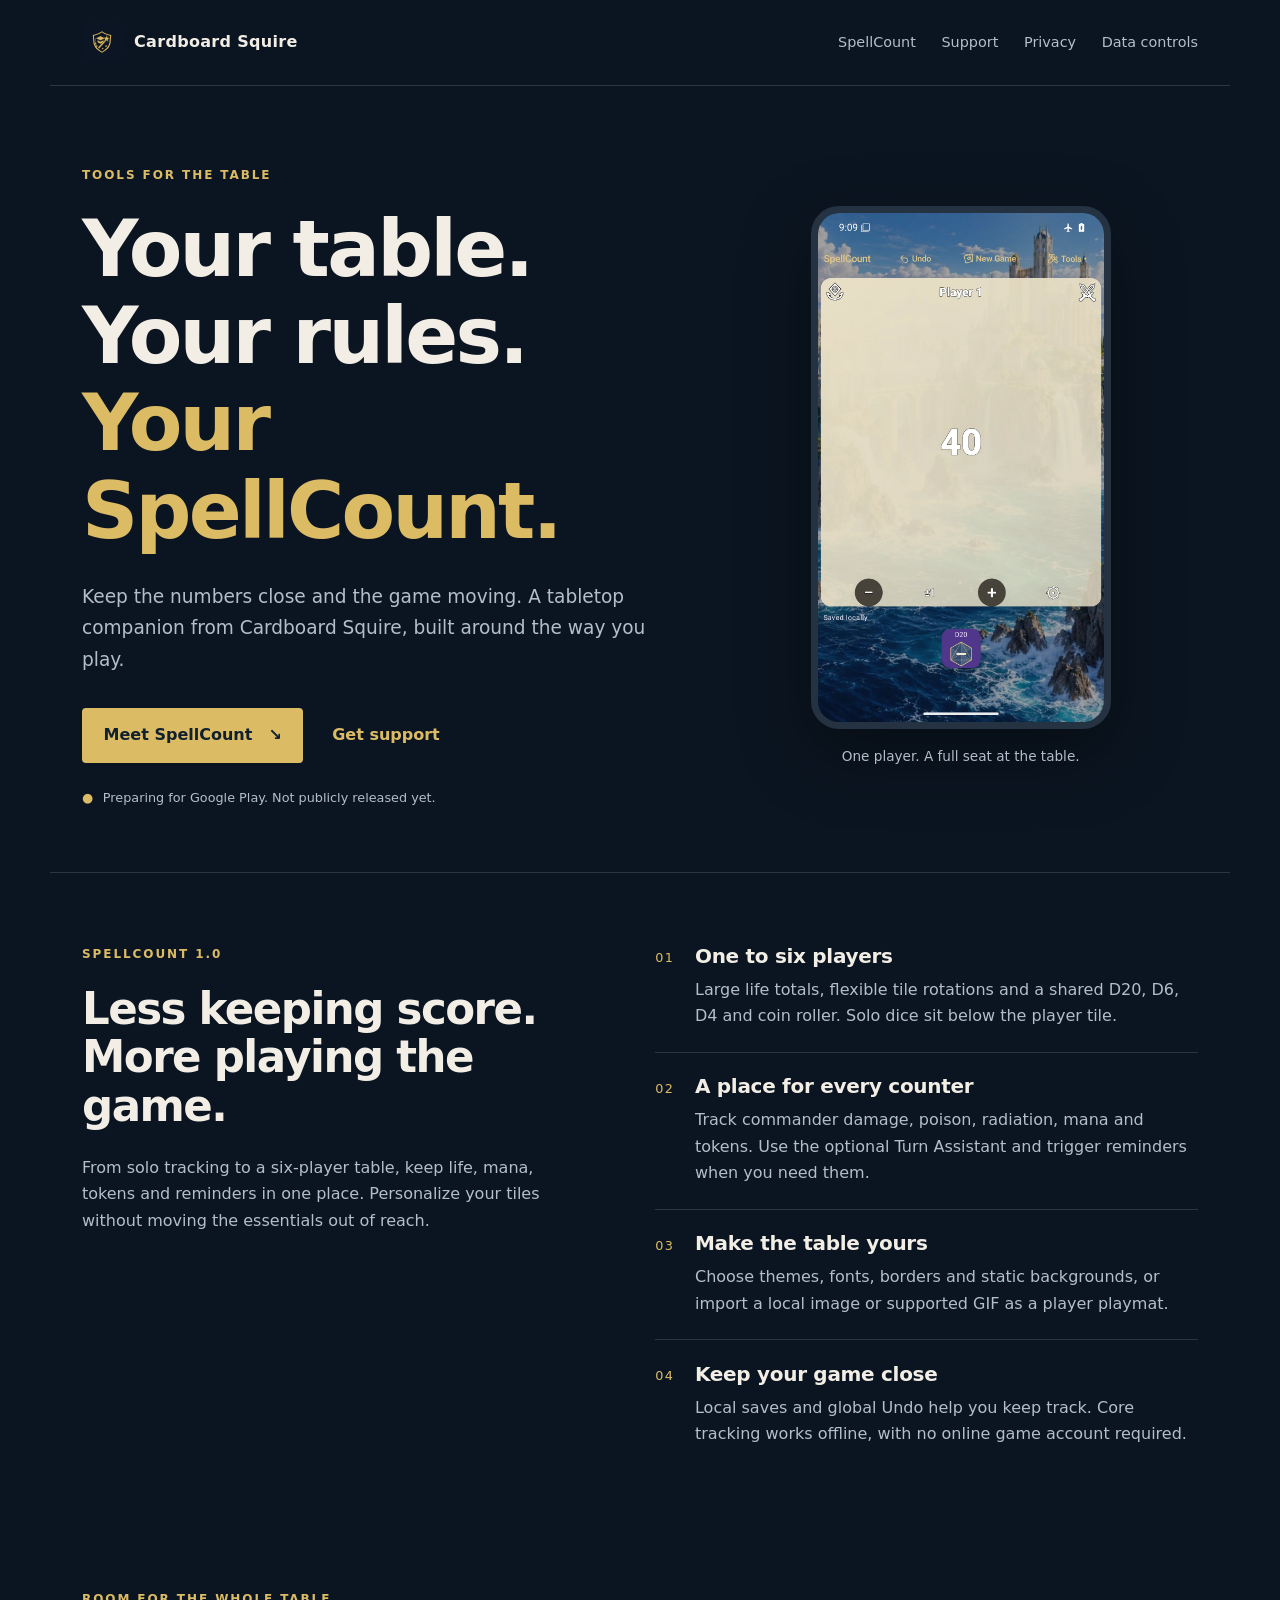
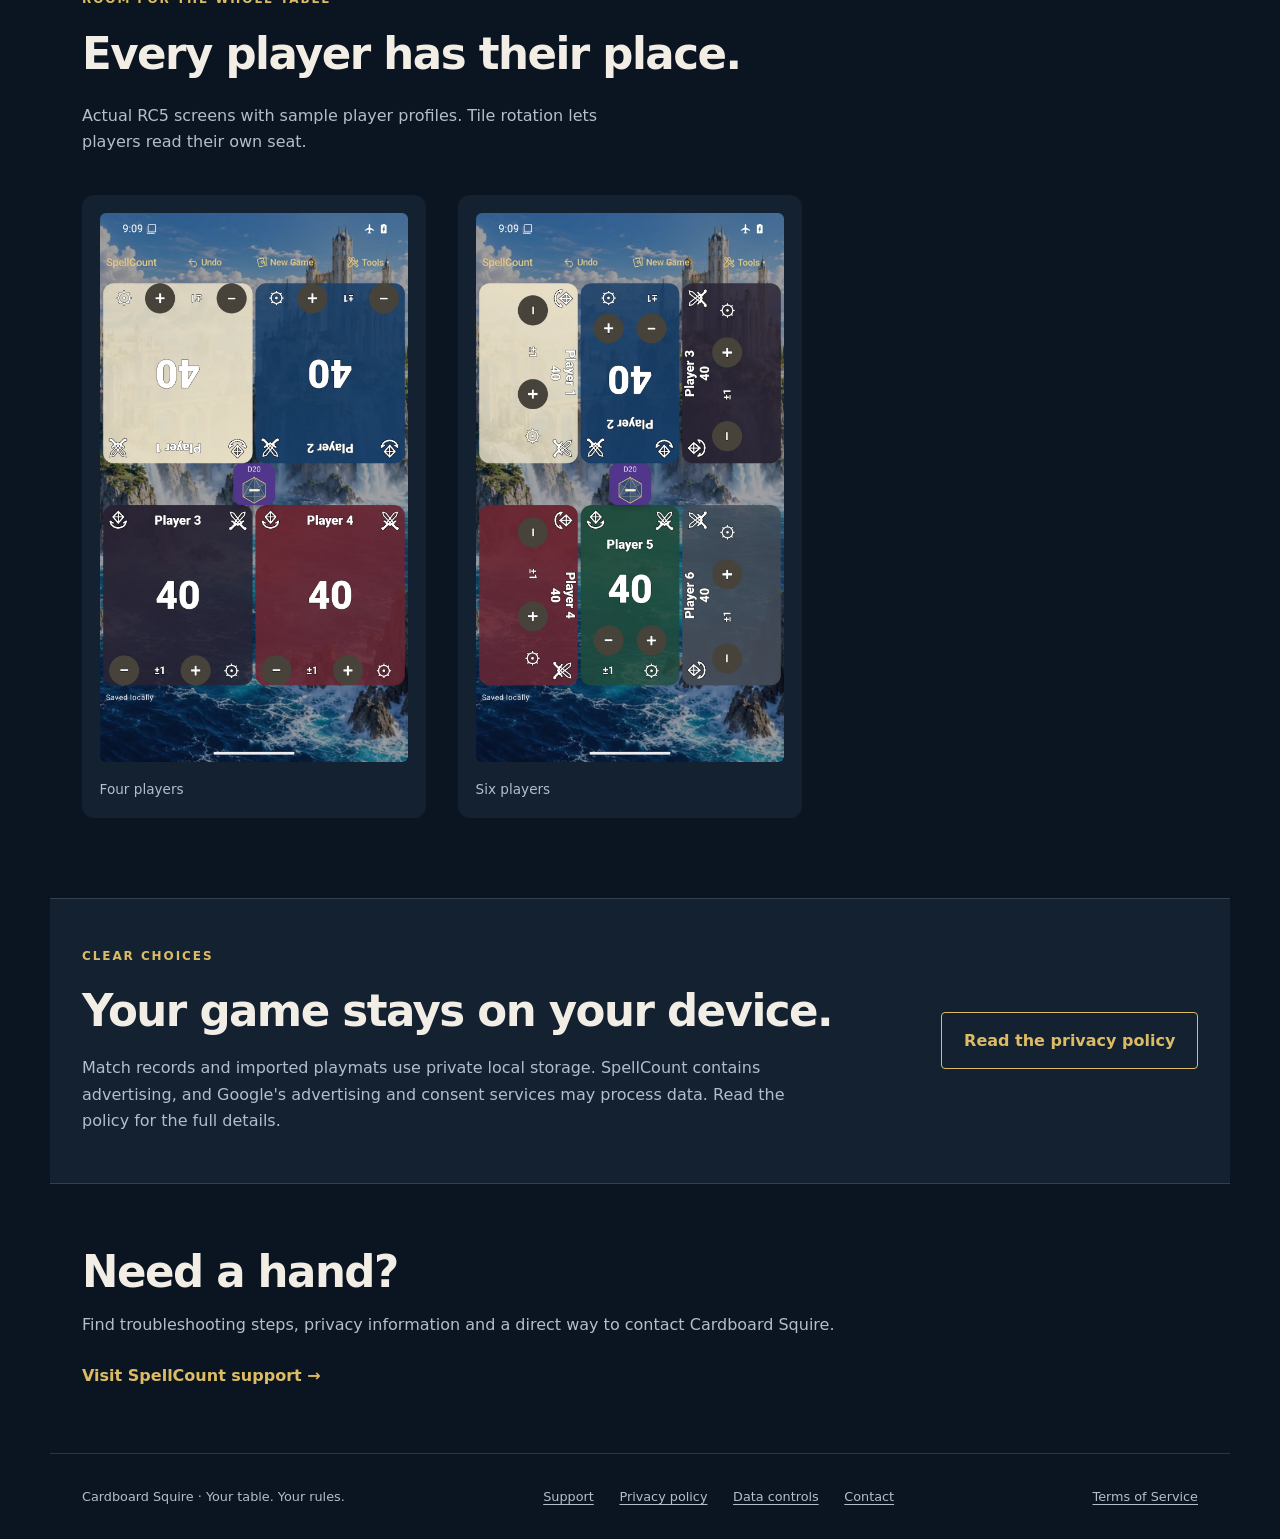
<file: index.html>
<!doctype html><html lang="en"><head><meta charset="utf-8"><meta name="viewport" content="width=device-width,initial-scale=1"><meta name="description" content="Meet SpellCount, a local tabletop tracker for one to six players, from Cardboard Squire."><title>Cardboard Squire — SpellCount</title><link rel="icon" href="assets/cardboard-squire.svg" type="image/svg+xml"><link rel="stylesheet" href="style.css"></head><body><a class="skip" href="#main">Skip to content</a><header class="site-header"><a class="brand" href="index.html"><img src="assets/cardboard-squire.svg" alt="" width="40" height="40"><span>Cardboard Squire</span></a><nav aria-label="Main navigation"><a href="index.html#spellcount">SpellCount</a><a href="support.html">Support</a><a href="privacy.html">Privacy</a><a href="data-controls.html">Data controls</a></nav></header><main id="main"><section class="hero" aria-labelledby="hero-title"><div class="hero-copy"><p class="eyebrow">Tools for the table</p><h1 id="hero-title">Your table.<br>Your rules.<br><span>Your SpellCount.</span></h1><p class="lead">Keep the numbers close and the game moving. A tabletop companion from Cardboard Squire, built around the way you play.</p><div class="actions"><a class="button" href="#spellcount">Meet SpellCount <span aria-hidden="true">↘</span></a><a class="text-link" href="support.html">Get support</a></div><p class="release-status"><span aria-hidden="true">●</span> Preparing for Google Play. Not publicly released yet.</p></div><figure class="hero-phone"><div class="phone-shell"><img src="assets/spellcount-1-players.webp" alt="SpellCount solo layout with a large life total and a separate D20 button below the tile" width="1080" height="1920" fetchpriority="high"></div><figcaption>One player. A full seat at the table.</figcaption></figure></section><section class="product" id="spellcount" aria-labelledby="product-title"><div class="section-heading"><p class="eyebrow">SpellCount 1.0</p><h2 id="product-title">Less keeping score.<br>More playing the game.</h2><p>From solo tracking to a six-player table, keep life, mana, tokens and reminders in one place. Personalize your tiles without moving the essentials out of reach.</p></div><div class="feature-list"><article><span class="feature-number">01</span><div><h3>One to six players</h3><p>Large life totals, flexible tile rotations and a shared D20, D6, D4 and coin roller. Solo dice sit below the player tile.</p></div></article><article><span class="feature-number">02</span><div><h3>A place for every counter</h3><p>Track commander damage, poison, radiation, mana and tokens. Use the optional Turn Assistant and trigger reminders when you need them.</p></div></article><article><span class="feature-number">03</span><div><h3>Make the table yours</h3><p>Choose themes, fonts, borders and static backgrounds, or import a local image or supported GIF as a player playmat.</p></div></article><article><span class="feature-number">04</span><div><h3>Keep your game close</h3><p>Local saves and global Undo help you keep track. Core tracking works offline, with no online game account required.</p></div></article></div></section><section class="table-gallery" aria-labelledby="gallery-title"><div class="section-heading"><p class="eyebrow">Room for the whole table</p><h2 id="gallery-title">Every player has their place.</h2><p>Actual RC5 screens with sample player profiles. Tile rotation lets players read their own seat.</p></div><div class="gallery-grid"><figure><img loading="lazy" src="assets/spellcount-4-players.webp" alt="Four-player SpellCount layout with rotated opponent tiles and a shared central dice button" width="1080" height="1920"><figcaption>Four players</figcaption></figure><figure><img loading="lazy" src="assets/spellcount-6-players.webp" alt="Six-player SpellCount layout arranged around a shared dice button" width="1080" height="1920"><figcaption>Six players</figcaption></figure></div></section><section class="privacy-band" aria-labelledby="privacy-title"><div><p class="eyebrow">Clear choices</p><h2 id="privacy-title">Your game stays on your device.</h2><p>Match records and imported playmats use private local storage. SpellCount contains advertising, and Google's advertising and consent services may process data. Read the policy for the full details.</p></div><a class="button secondary" href="privacy.html">Read the privacy policy</a></section><section class="support-band"><h2>Need a hand?</h2><p>Find troubleshooting steps, privacy information and a direct way to contact Cardboard Squire.</p><a class="text-link" href="support.html">Visit SpellCount support →</a></section></main><footer class="site-footer"><span>Cardboard Squire · Your table. Your rules.</span><div><a href="support.html">Support</a><a href="privacy.html">Privacy policy</a><a href="data-controls.html">Data controls</a><a href="mailto:cardboardsquire@gmail.com">Contact</a></div><a href="terms.html">Terms of Service</a></footer></body></html>
</file>
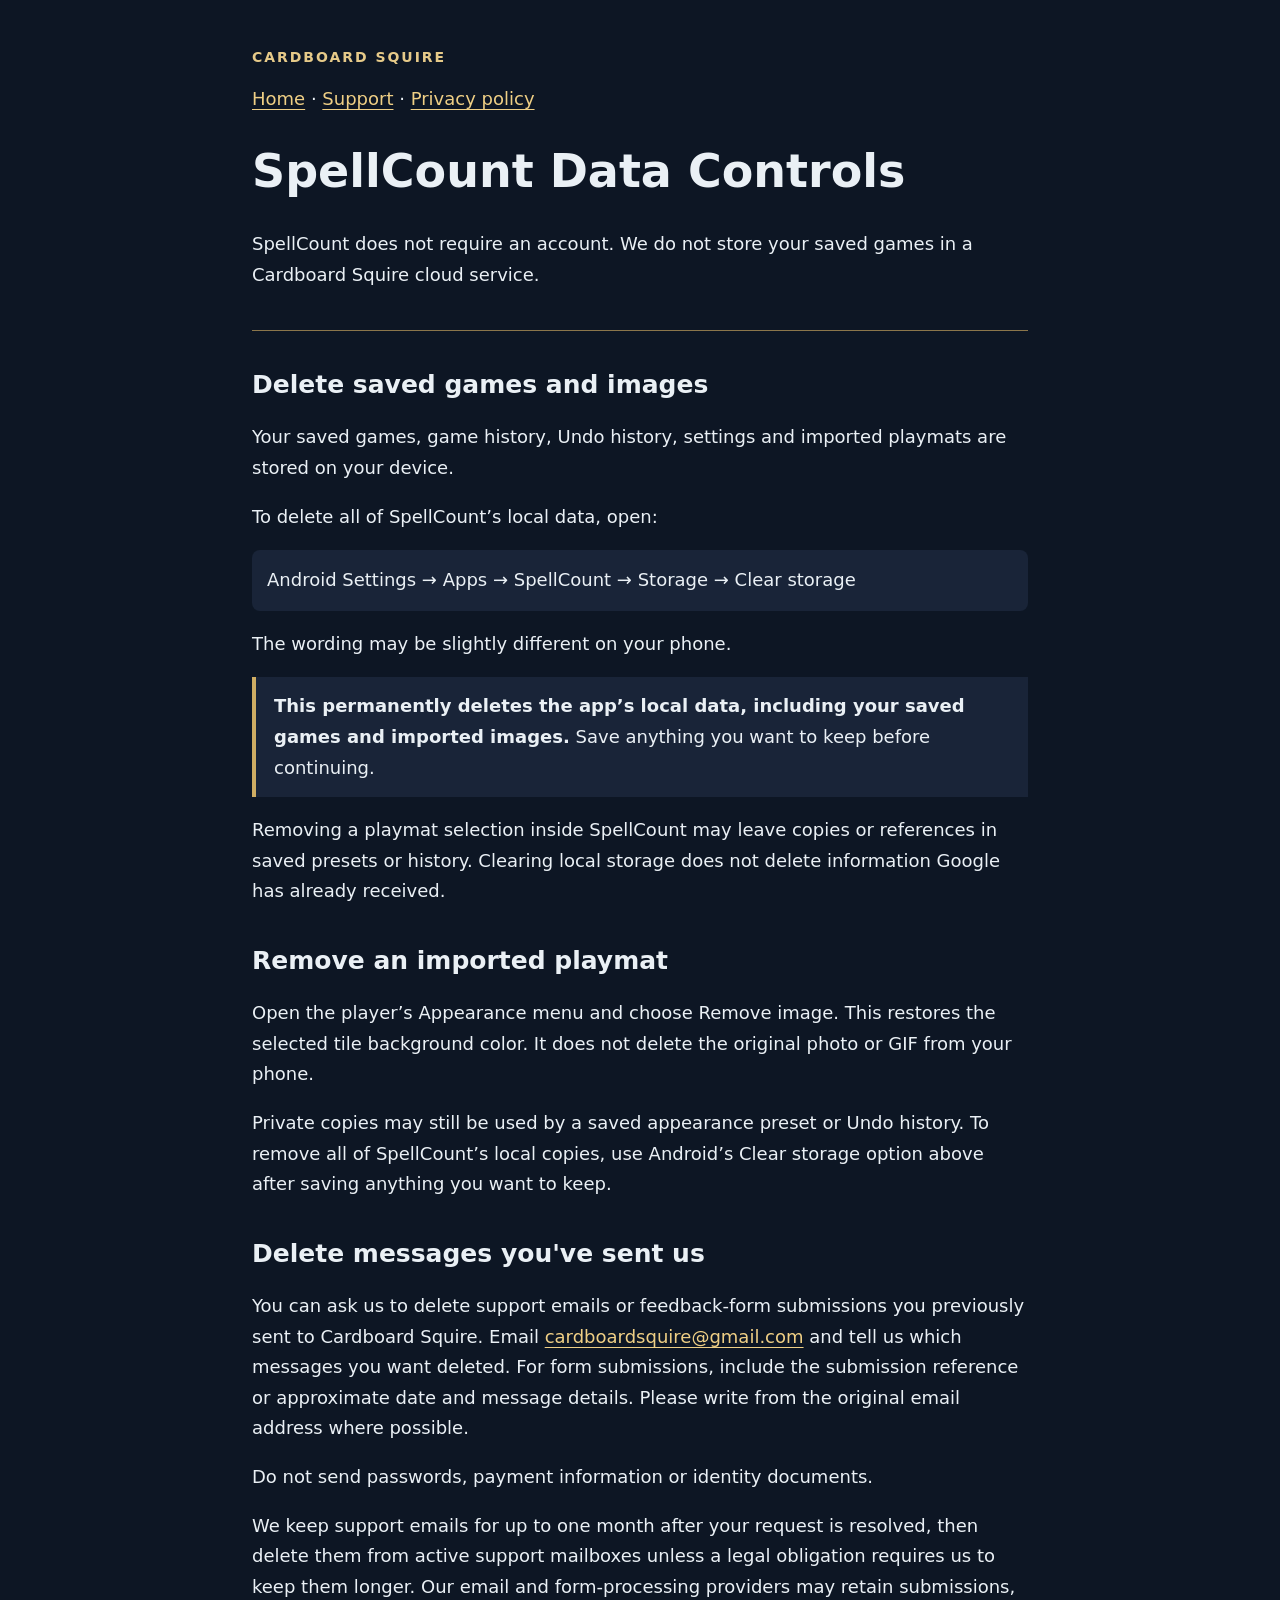
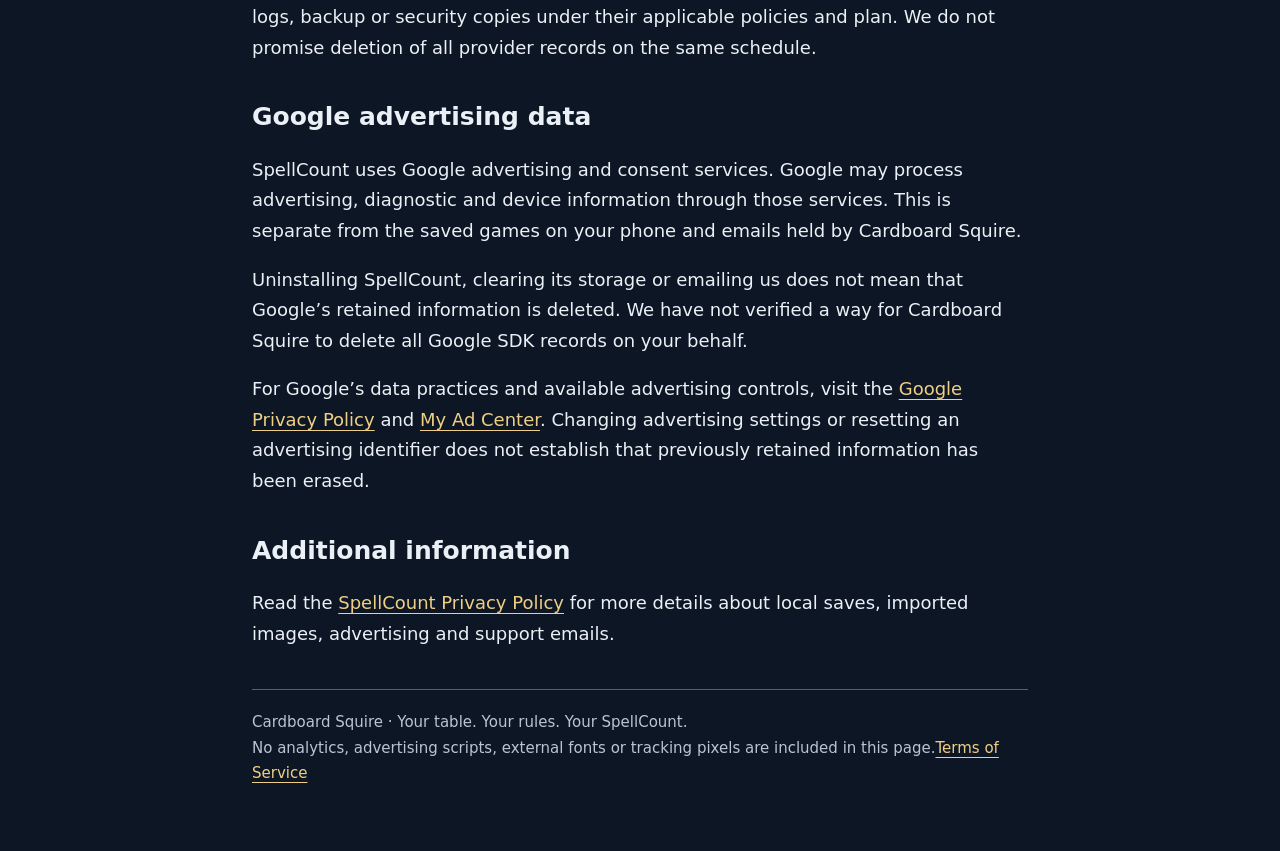
<file: data-controls.html>
<!doctype html>
<html lang="en"><head><meta charset="utf-8"><meta name="viewport" content="width=device-width, initial-scale=1"><meta name="robots" content="noindex"><title>SpellCount Data Controls — Cardboard Squire</title><style>:root{color-scheme:dark}*{box-sizing:border-box}body{margin:0;background:#0d1624;color:#eaf0f5;font:18px/1.7 system-ui,sans-serif}main{max-width:820px;margin:auto;padding:32px 22px 64px}header{border-bottom:1px solid #8b764b;padding-bottom:22px}.brand{color:#e6ca89;font-weight:700;letter-spacing:.14em;font-size:14px}h1{font-size:clamp(32px,7vw,46px);line-height:1.15}h2{font-size:25px;line-height:1.3;margin-top:38px}a{color:#efcf85;text-underline-offset:4px}a:focus-visible{outline:3px solid #efcf85;outline-offset:5px}.notice,.warning{border-left:4px solid #cfad63;padding:14px 18px;background:#192438}.notice{font-size:15px}.steps{padding:15px;background:#192438;border-radius:8px}footer{margin-top:40px;border-top:1px solid #526070;padding-top:20px;color:#b9c5d2;font-size:15px}</style></head>
<body><main><header><p class="brand">CARDBOARD SQUIRE</p><nav aria-label="Main navigation"><a href="index.html">Home</a> · <a href="support.html">Support</a> · <a href="privacy.html">Privacy policy</a></nav><h1>SpellCount Data Controls</h1><p>SpellCount does not require an account. We do not store your saved games in a Cardboard Squire cloud service.</p></header>
<section><h2>Delete saved games and images</h2><p>Your saved games, game history, Undo history, settings and imported playmats are stored on your device.</p><p>To delete all of SpellCount’s local data, open:</p><p class="steps">Android Settings → Apps → SpellCount → Storage → Clear storage</p><p>The wording may be slightly different on your phone.</p><p class="warning"><strong>This permanently deletes the app’s local data, including your saved games and imported images.</strong> Save anything you want to keep before continuing.</p><p>Removing a playmat selection inside SpellCount may leave copies or references in saved presets or history. Clearing local storage does not delete information Google has already received.</p></section>
<section><h2>Remove an imported playmat</h2><p>Open the player’s Appearance menu and choose Remove image. This restores the selected tile background color. It does not delete the original photo or GIF from your phone.</p><p>Private copies may still be used by a saved appearance preset or Undo history. To remove all of SpellCount’s local copies, use Android’s Clear storage option above after saving anything you want to keep.</p></section>
<section><h2>Delete messages you've sent us</h2><p>You can ask us to delete support emails or feedback-form submissions you previously sent to Cardboard Squire. Email <a href="mailto:cardboardsquire@gmail.com?subject=SpellCount%20email%20deletion%20request">cardboardsquire@gmail.com</a> and tell us which messages you want deleted. For form submissions, include the submission reference or approximate date and message details. Please write from the original email address where possible.</p><p>Do not send passwords, payment information or identity documents.</p><p>We keep support emails for up to one month after your request is resolved, then delete them from active support mailboxes unless a legal obligation requires us to keep them longer. Our email and form-processing providers may retain submissions, logs, backup or security copies under their applicable policies and plan. We do not promise deletion of all provider records on the same schedule.</p></section>
<section><h2>Google advertising data</h2><p>SpellCount uses Google advertising and consent services. Google may process advertising, diagnostic and device information through those services. This is separate from the saved games on your phone and emails held by Cardboard Squire.</p><p>Uninstalling SpellCount, clearing its storage or emailing us does not mean that Google’s retained information is deleted. We have not verified a way for Cardboard Squire to delete all Google SDK records on your behalf.</p><p>For Google’s data practices and available advertising controls, visit the <a href="https://policies.google.com/privacy">Google Privacy Policy</a> and <a href="https://myadcenter.google.com/">My Ad Center</a>. Changing advertising settings or resetting an advertising identifier does not establish that previously retained information has been erased.</p></section>
<section><h2>Additional information</h2><p>Read the <a href="https://sbsleonidas.github.io/privacy.html">SpellCount Privacy Policy</a> for more details about local saves, imported images, advertising and support emails.</p></section><footer>Cardboard Squire · Your table. Your rules. Your SpellCount.<br>No analytics, advertising scripts, external fonts or tracking pixels are included in this page.<a href="terms.html">Terms of Service</a></footer></main></body></html>
</file>
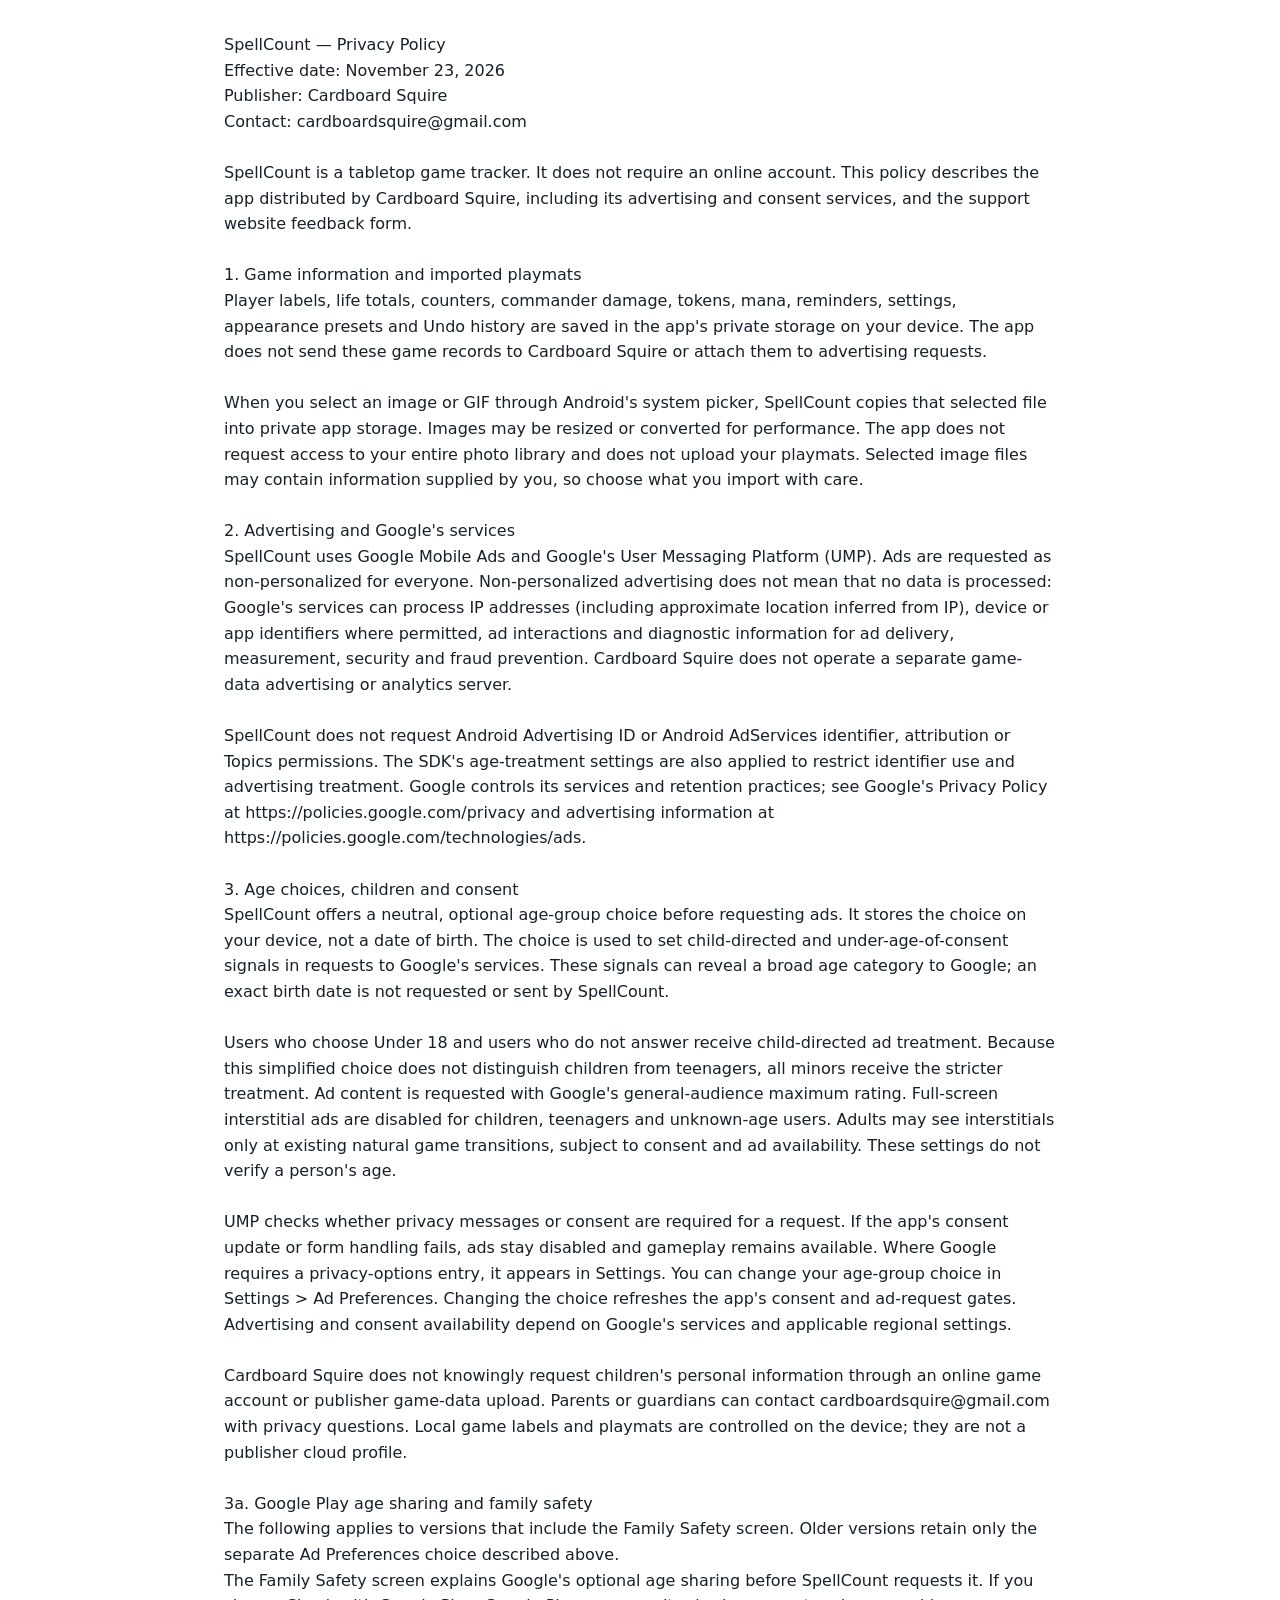
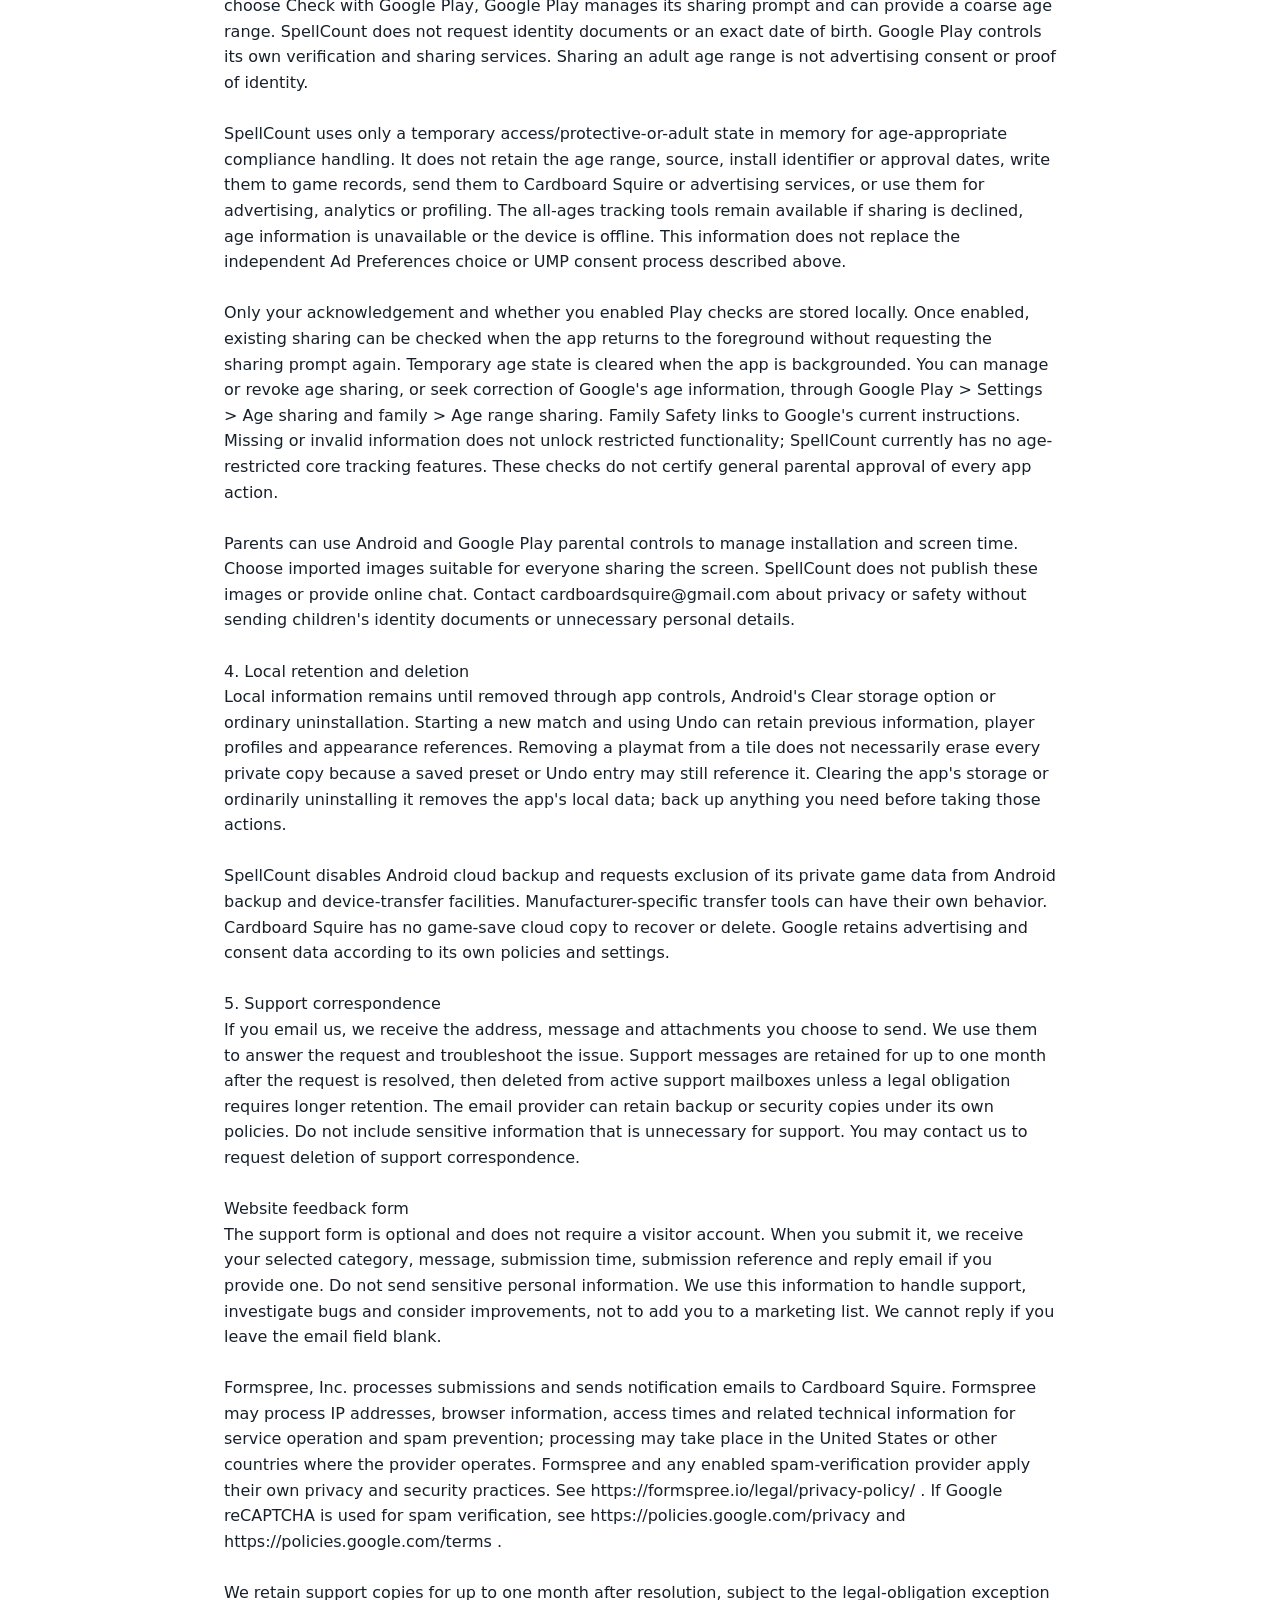
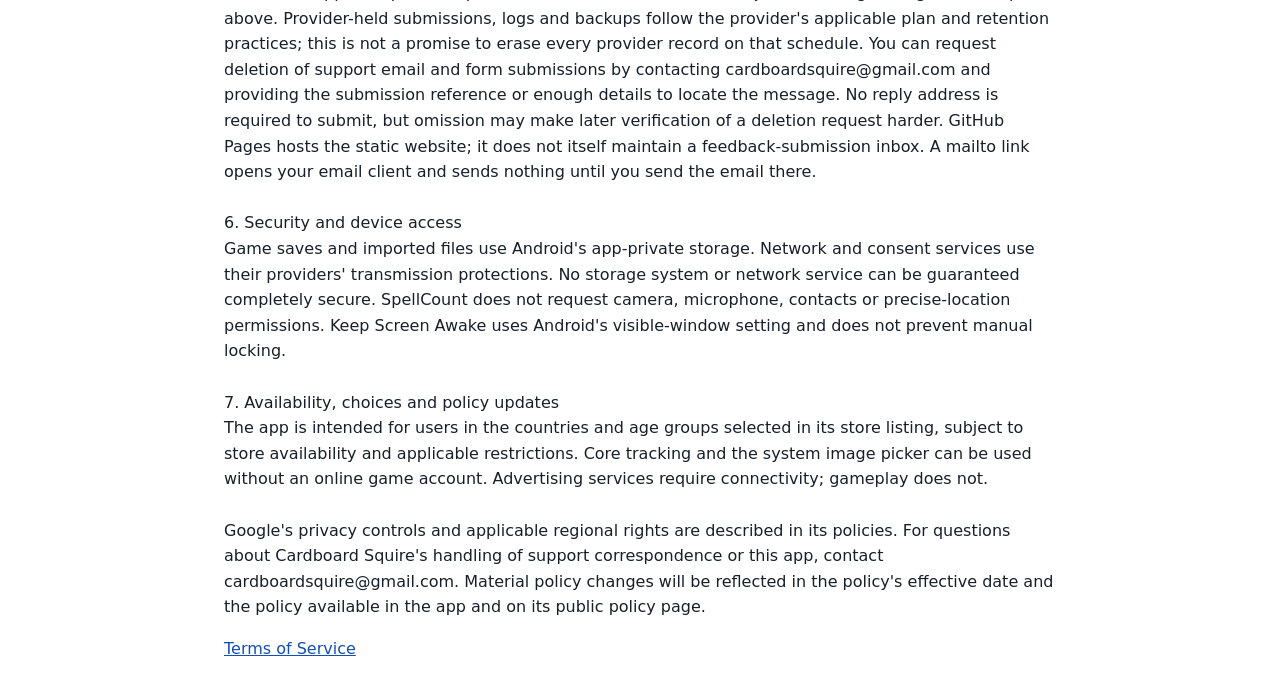
<file: privacy.html>
<!doctype html><html lang="en"><meta charset="utf-8"><meta name="viewport" content="width=device-width,initial-scale=1"><title>SpellCount Privacy Policy — Cardboard Squire</title><style>body{max-width:52rem;margin:2rem auto;padding:0 1rem;font:1rem/1.6 system-ui,sans-serif;color:#17202a;background:#fff}pre{white-space:pre-wrap;overflow-wrap:anywhere;font:inherit}a{color:#164db5}</style><main><pre>SpellCount — Privacy Policy
Effective date: November 23, 2026
Publisher: Cardboard Squire
Contact: cardboardsquire@gmail.com

SpellCount is a tabletop game tracker. It does not require an online account. This policy describes the app distributed by Cardboard Squire, including its advertising and consent services, and the support website feedback form.

1. Game information and imported playmats
Player labels, life totals, counters, commander damage, tokens, mana, reminders, settings, appearance presets and Undo history are saved in the app&#x27;s private storage on your device. The app does not send these game records to Cardboard Squire or attach them to advertising requests.

When you select an image or GIF through Android&#x27;s system picker, SpellCount copies that selected file into private app storage. Images may be resized or converted for performance. The app does not request access to your entire photo library and does not upload your playmats. Selected image files may contain information supplied by you, so choose what you import with care.

2. Advertising and Google&#x27;s services
SpellCount uses Google Mobile Ads and Google&#x27;s User Messaging Platform (UMP). Ads are requested as non-personalized for everyone. Non-personalized advertising does not mean that no data is processed: Google&#x27;s services can process IP addresses (including approximate location inferred from IP), device or app identifiers where permitted, ad interactions and diagnostic information for ad delivery, measurement, security and fraud prevention. Cardboard Squire does not operate a separate game-data advertising or analytics server.

SpellCount does not request Android Advertising ID or Android AdServices identifier, attribution or Topics permissions. The SDK&#x27;s age-treatment settings are also applied to restrict identifier use and advertising treatment. Google controls its services and retention practices; see Google&#x27;s Privacy Policy at https://policies.google.com/privacy and advertising information at https://policies.google.com/technologies/ads.

3. Age choices, children and consent
SpellCount offers a neutral, optional age-group choice before requesting ads. It stores the choice on your device, not a date of birth. The choice is used to set child-directed and under-age-of-consent signals in requests to Google&#x27;s services. These signals can reveal a broad age category to Google; an exact birth date is not requested or sent by SpellCount.

Users who choose Under 18 and users who do not answer receive child-directed ad treatment. Because this simplified choice does not distinguish children from teenagers, all minors receive the stricter treatment. Ad content is requested with Google&#x27;s general-audience maximum rating. Full-screen interstitial ads are disabled for children, teenagers and unknown-age users. Adults may see interstitials only at existing natural game transitions, subject to consent and ad availability. These settings do not verify a person&#x27;s age.

UMP checks whether privacy messages or consent are required for a request. If the app&#x27;s consent update or form handling fails, ads stay disabled and gameplay remains available. Where Google requires a privacy-options entry, it appears in Settings. You can change your age-group choice in Settings &gt; Ad Preferences. Changing the choice refreshes the app&#x27;s consent and ad-request gates. Advertising and consent availability depend on Google&#x27;s services and applicable regional settings.

Cardboard Squire does not knowingly request children&#x27;s personal information through an online game account or publisher game-data upload. Parents or guardians can contact cardboardsquire@gmail.com with privacy questions. Local game labels and playmats are controlled on the device; they are not a publisher cloud profile.

3a. Google Play age sharing and family safety
The following applies to versions that include the Family Safety screen. Older versions retain only the separate Ad Preferences choice described above.
The Family Safety screen explains Google&#39;s optional age sharing before SpellCount requests it. If you choose Check with Google Play, Google Play manages its sharing prompt and can provide a coarse age range. SpellCount does not request identity documents or an exact date of birth. Google Play controls its own verification and sharing services. Sharing an adult age range is not advertising consent or proof of identity.

SpellCount uses only a temporary access/protective-or-adult state in memory for age-appropriate compliance handling. It does not retain the age range, source, install identifier or approval dates, write them to game records, send them to Cardboard Squire or advertising services, or use them for advertising, analytics or profiling. The all-ages tracking tools remain available if sharing is declined, age information is unavailable or the device is offline. This information does not replace the independent Ad Preferences choice or UMP consent process described above.

Only your acknowledgement and whether you enabled Play checks are stored locally. Once enabled, existing sharing can be checked when the app returns to the foreground without requesting the sharing prompt again. Temporary age state is cleared when the app is backgrounded. You can manage or revoke age sharing, or seek correction of Google&#39;s age information, through Google Play &gt; Settings &gt; Age sharing and family &gt; Age range sharing. Family Safety links to Google&#39;s current instructions. Missing or invalid information does not unlock restricted functionality; SpellCount currently has no age-restricted core tracking features. These checks do not certify general parental approval of every app action.

Parents can use Android and Google Play parental controls to manage installation and screen time. Choose imported images suitable for everyone sharing the screen. SpellCount does not publish these images or provide online chat. Contact cardboardsquire@gmail.com about privacy or safety without sending children&#39;s identity documents or unnecessary personal details.

4. Local retention and deletion
Local information remains until removed through app controls, Android&#x27;s Clear storage option or ordinary uninstallation. Starting a new match and using Undo can retain previous information, player profiles and appearance references. Removing a playmat from a tile does not necessarily erase every private copy because a saved preset or Undo entry may still reference it. Clearing the app&#x27;s storage or ordinarily uninstalling it removes the app&#x27;s local data; back up anything you need before taking those actions.

SpellCount disables Android cloud backup and requests exclusion of its private game data from Android backup and device-transfer facilities. Manufacturer-specific transfer tools can have their own behavior. Cardboard Squire has no game-save cloud copy to recover or delete. Google retains advertising and consent data according to its own policies and settings.

5. Support correspondence
If you email us, we receive the address, message and attachments you choose to send. We use them to answer the request and troubleshoot the issue. Support messages are retained for up to one month after the request is resolved, then deleted from active support mailboxes unless a legal obligation requires longer retention. The email provider can retain backup or security copies under its own policies. Do not include sensitive information that is unnecessary for support. You may contact us to request deletion of support correspondence.

Website feedback form
The support form is optional and does not require a visitor account. When you submit it, we receive your selected category, message, submission time, submission reference and reply email if you provide one. Do not send sensitive personal information. We use this information to handle support, investigate bugs and consider improvements, not to add you to a marketing list. We cannot reply if you leave the email field blank.

Formspree, Inc. processes submissions and sends notification emails to Cardboard Squire. Formspree may process IP addresses, browser information, access times and related technical information for service operation and spam prevention; processing may take place in the United States or other countries where the provider operates. Formspree and any enabled spam-verification provider apply their own privacy and security practices. See https://formspree.io/legal/privacy-policy/ . If Google reCAPTCHA is used for spam verification, see https://policies.google.com/privacy and https://policies.google.com/terms .

We retain support copies for up to one month after resolution, subject to the legal-obligation exception above. Provider-held submissions, logs and backups follow the provider&#x27;s applicable plan and retention practices; this is not a promise to erase every provider record on that schedule. You can request deletion of support email and form submissions by contacting cardboardsquire@gmail.com and providing the submission reference or enough details to locate the message. No reply address is required to submit, but omission may make later verification of a deletion request harder. GitHub Pages hosts the static website; it does not itself maintain a feedback-submission inbox. A mailto link opens your email client and sends nothing until you send the email there.

6. Security and device access
Game saves and imported files use Android&#x27;s app-private storage. Network and consent services use their providers&#x27; transmission protections. No storage system or network service can be guaranteed completely secure. SpellCount does not request camera, microphone, contacts or precise-location permissions. Keep Screen Awake uses Android&#x27;s visible-window setting and does not prevent manual locking.

7. Availability, choices and policy updates
The app is intended for users in the countries and age groups selected in its store listing, subject to store availability and applicable restrictions. Core tracking and the system image picker can be used without an online game account. Advertising services require connectivity; gameplay does not.

Google&#x27;s privacy controls and applicable regional rights are described in its policies. For questions about Cardboard Squire&#x27;s handling of support correspondence or this app, contact cardboardsquire@gmail.com. Material policy changes will be reflected in the policy&#x27;s effective date and the policy available in the app and on its public policy page.
</pre><p><a href="terms.html">Terms of Service</a></p></main></html>
</file>
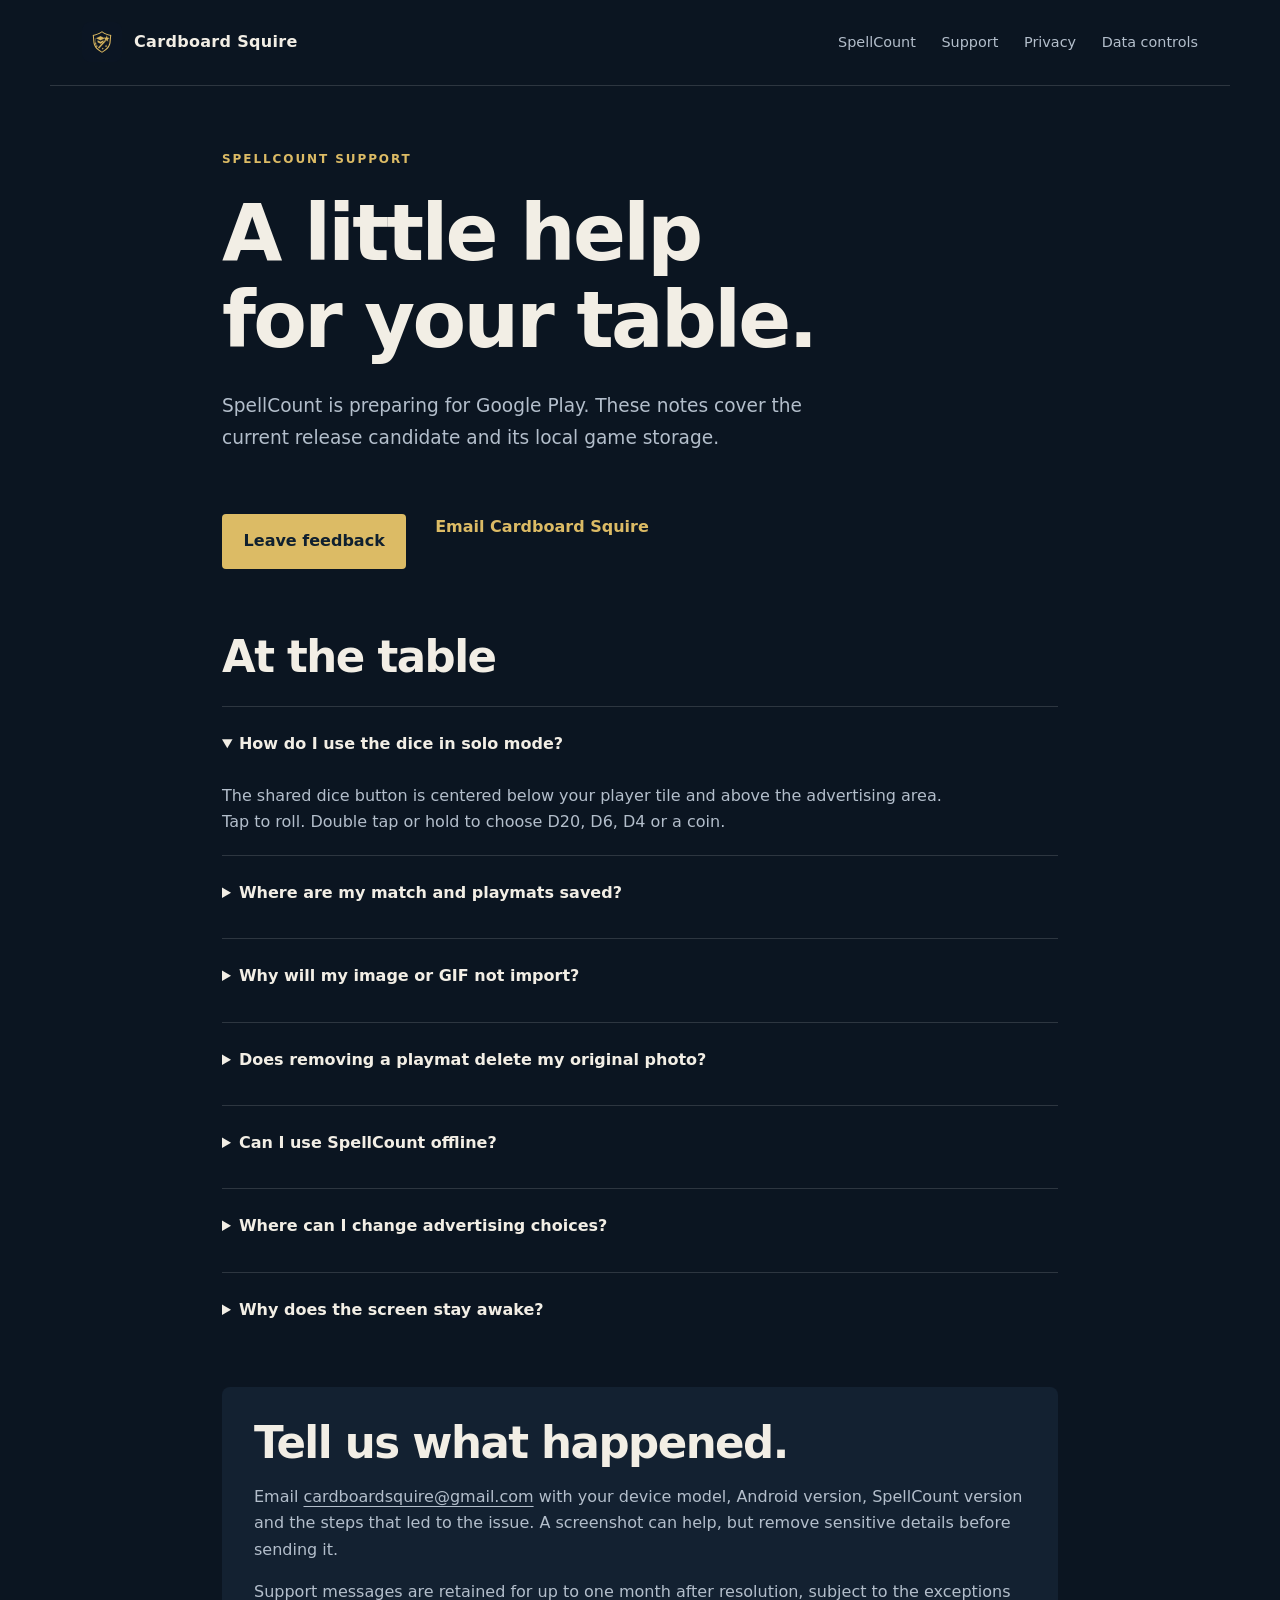
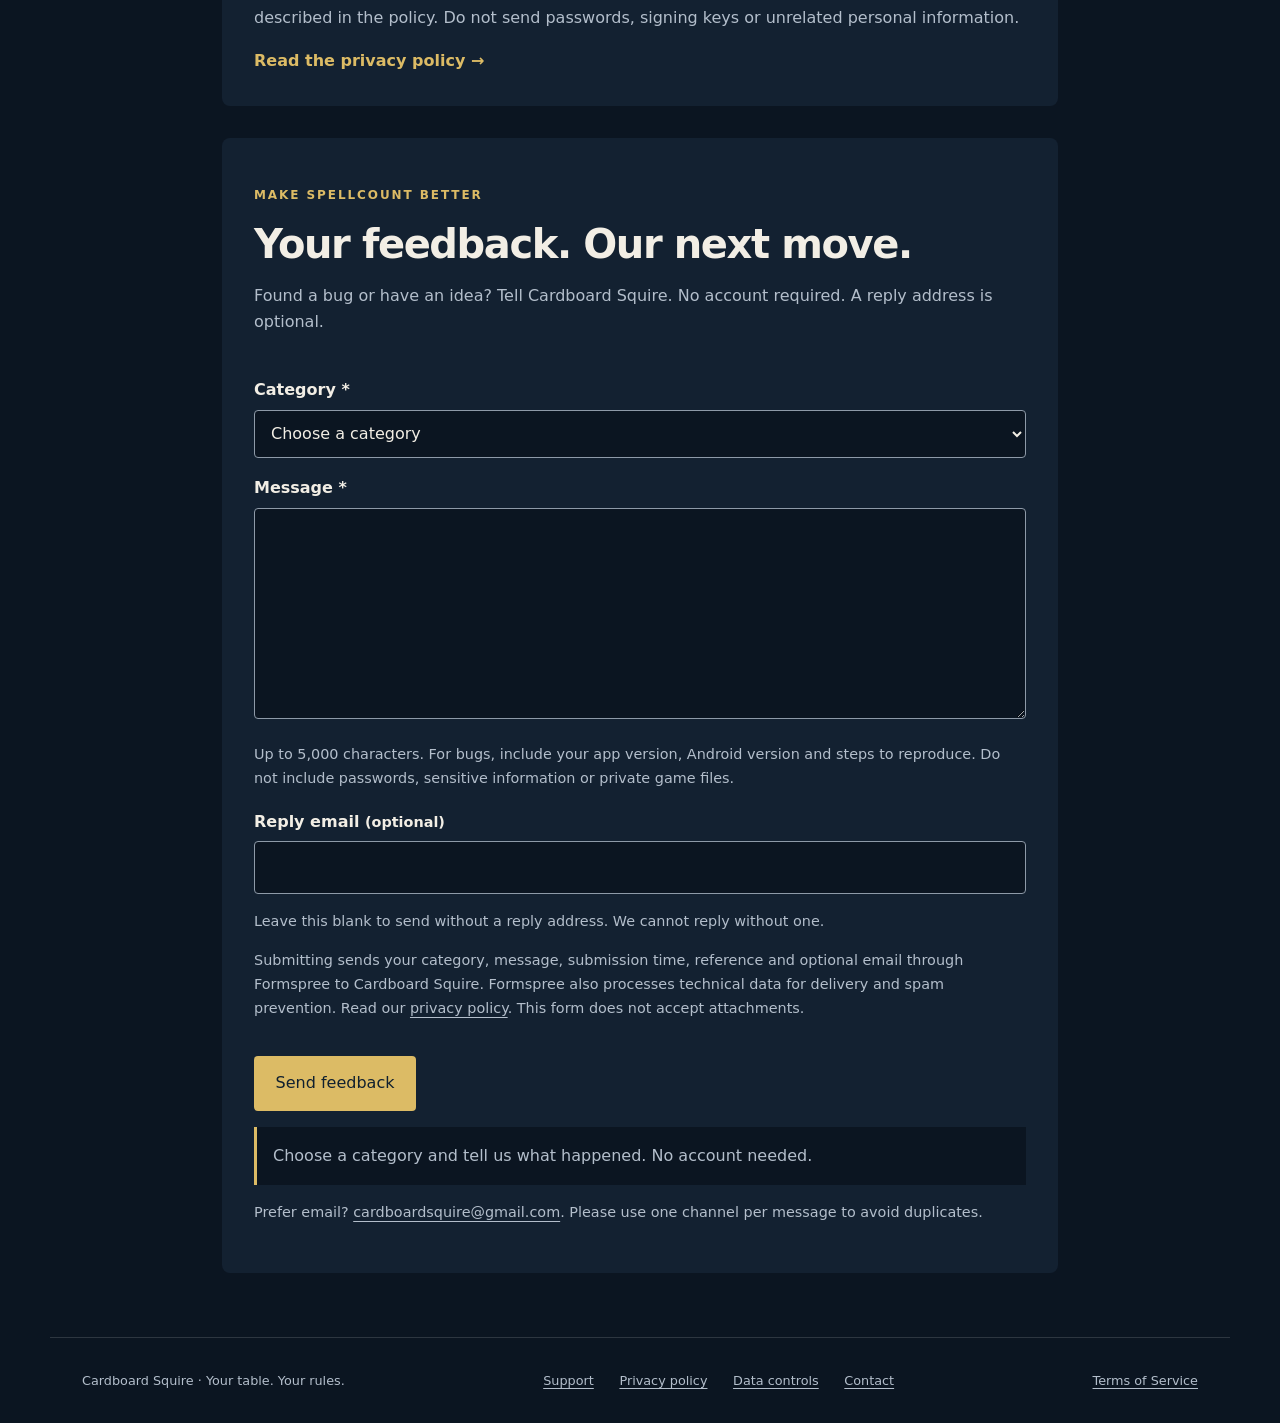
<file: support.html>
<!doctype html><html lang="en"><head><meta charset="utf-8"><meta name="viewport" content="width=device-width,initial-scale=1"><meta name="description" content="Help with SpellCount local saves, playmats, dice, privacy choices and contacting Cardboard Squire."><title>SpellCount Support — Cardboard Squire</title><link rel="icon" href="assets/cardboard-squire.svg" type="image/svg+xml"><link rel="stylesheet" href="style.css"><link rel="stylesheet" href="feedback.css"><script src="feedback-config.js" defer></script><script src="feedback.js" defer></script></head><body><a class="skip" href="#main">Skip to content</a><header class="site-header"><a class="brand" href="index.html"><img src="assets/cardboard-squire.svg" alt="" width="40" height="40"><span>Cardboard Squire</span></a><nav aria-label="Main navigation"><a href="index.html#spellcount">SpellCount</a><a href="support.html">Support</a><a href="privacy.html">Privacy</a><a href="data-controls.html">Data controls</a></nav></header><main class="support-page" id="main"><section class="support-intro"><p class="eyebrow">SpellCount support</p><h1>A little help<br>for your table.</h1><p class="lead">SpellCount is preparing for Google Play. These notes cover the current release candidate and its local game storage.</p><div class="actions"><a class="button" href="#feedback">Leave feedback</a><a class="text-link" href="mailto:cardboardsquire@gmail.com">Email Cardboard Squire</a></div></section><section class="faq" aria-labelledby="faq-title"><h2 id="faq-title">At the table</h2><details open><summary>How do I use the dice in solo mode?</summary><p>The shared dice button is centered below your player tile and above the advertising area. Tap to roll. Double tap or hold to choose D20, D6, D4 or a coin.</p></details><details><summary>Where are my match and playmats saved?</summary><p>They are saved in the app's private storage on your device. SpellCount has no publisher cloud-save account. Avoid clearing app storage or uninstalling if you need to preserve your game and images. Contact support before taking a destructive troubleshooting step.</p></details><details><summary>Why will my image or GIF not import?</summary><p>Select an individual image through the Android system picker. Static input is limited to 32 MB. Animated GIFs must be no larger than 4 MB or 512 × 512 pixels, with at most 240 frames and within the app's decoded animation budget. Unsupported or incomplete files may be rejected.</p></details><details><summary>Does removing a playmat delete my original photo?</summary><p>No. Removing a tile's playmat does not delete the original selected photo. Private copies may remain because a saved preset or Undo entry can still refer to them.</p></details><details><summary>Can I use SpellCount offline?</summary><p>Core life, counter, dice and other tracking tools work offline. Advertising and public web pages need connectivity. The full privacy policy is also available offline in Settings.</p></details><details><summary>Where can I change advertising choices?</summary><p>Open Settings → Ad Preferences to change your age-group choice. Google's Privacy options entry appears in Settings where required by the consent service. App age preferences do not replace Google's applicable consent controls.</p></details><details><summary>Why does the screen stay awake?</summary><p>Keep Screen Awake is enabled by default while the app is visible. You can disable it in Settings. It does not prevent manual locking, and normal timeout behavior returns when the app is backgrounded.</p></details></section><section class="contact-panel"><h2>Tell us what happened.</h2><p>Email <a href="mailto:cardboardsquire@gmail.com">cardboardsquire@gmail.com</a> with your device model, Android version, SpellCount version and the steps that led to the issue. A screenshot can help, but remove sensitive details before sending it.</p><p>Support messages are retained for up to one month after resolution, subject to the exceptions described in the policy. Do not send passwords, signing keys or unrelated personal information.</p><a class="text-link" href="privacy.html">Read the privacy policy →</a></section><section class="contact-panel feedback-panel" id="feedback" aria-labelledby="feedback-title">
<p class="eyebrow">Make SpellCount better</p><h2 id="feedback-title">Your feedback. Our next move.</h2>
<p>Found a bug or have an idea? Tell Cardboard Squire. No account required. A reply address is optional.</p>
<form id="feedback-form" class="feedback-form" method="post" aria-describedby="feedback-privacy feedback-status">
<fieldset disabled><legend class="visually-hidden">SpellCount feedback</legend>
<label for="feedback-category">Category <span aria-hidden="true">*</span></label>
<select id="feedback-category" name="category" required><option value="">Choose a category</option><option>Bug Report</option><option>Feature Request</option><option>General Feedback</option></select>
<label for="feedback-message">Message <span aria-hidden="true">*</span></label>
<textarea id="feedback-message" name="message" required maxlength="5000" rows="7" aria-describedby="message-help"></textarea>
<p class="form-note" id="message-help">Up to 5,000 characters. For bugs, include your app version, Android version and steps to reproduce. Do not include passwords, sensitive information or private game files.</p>
<label for="feedback-email">Reply email <span class="form-note">(optional)</span></label>
<input id="feedback-email" name="email" type="email" maxlength="254" autocomplete="email" inputmode="email" aria-describedby="reply-help">
<p class="form-note" id="reply-help">Leave this blank to send without a reply address. We cannot reply without one.</p>
<div class="feedback-honeypot" aria-hidden="true"><label for="feedback-website">Leave this website field empty</label><input id="feedback-website" name="_gotcha" type="text" tabindex="-1" autocomplete="off"></div>
<p class="form-note" id="feedback-privacy">Submitting sends your category, message, submission time, reference and optional email through Formspree to Cardboard Squire. Formspree also processes technical data for delivery and spam prevention. Read our <a href="privacy.html">privacy policy</a>. This form does not accept attachments.</p>
<button class="button" type="submit" disabled>Send feedback</button></fieldset></form>
<p id="feedback-status" class="form-status" role="status" aria-live="polite" aria-atomic="true">The feedback form is not available yet. Please email <a href="mailto:cardboardsquire@gmail.com">cardboardsquire@gmail.com</a>.</p>
<button id="feedback-another" class="button secondary" type="button" hidden>Write another message</button>
<noscript><p>This form needs JavaScript to confirm submission. Please <a href="mailto:cardboardsquire@gmail.com">email Cardboard Squire</a> instead.</p></noscript>
<p class="form-note">Prefer email? <a href="mailto:cardboardsquire@gmail.com">cardboardsquire@gmail.com</a>. Please use one channel per message to avoid duplicates.</p></section></main><footer class="site-footer"><span>Cardboard Squire · Your table. Your rules.</span><div><a href="support.html">Support</a><a href="privacy.html">Privacy policy</a><a href="data-controls.html">Data controls</a><a href="mailto:cardboardsquire@gmail.com">Contact</a></div><a href="terms.html">Terms of Service</a></footer></body></html>
</file>
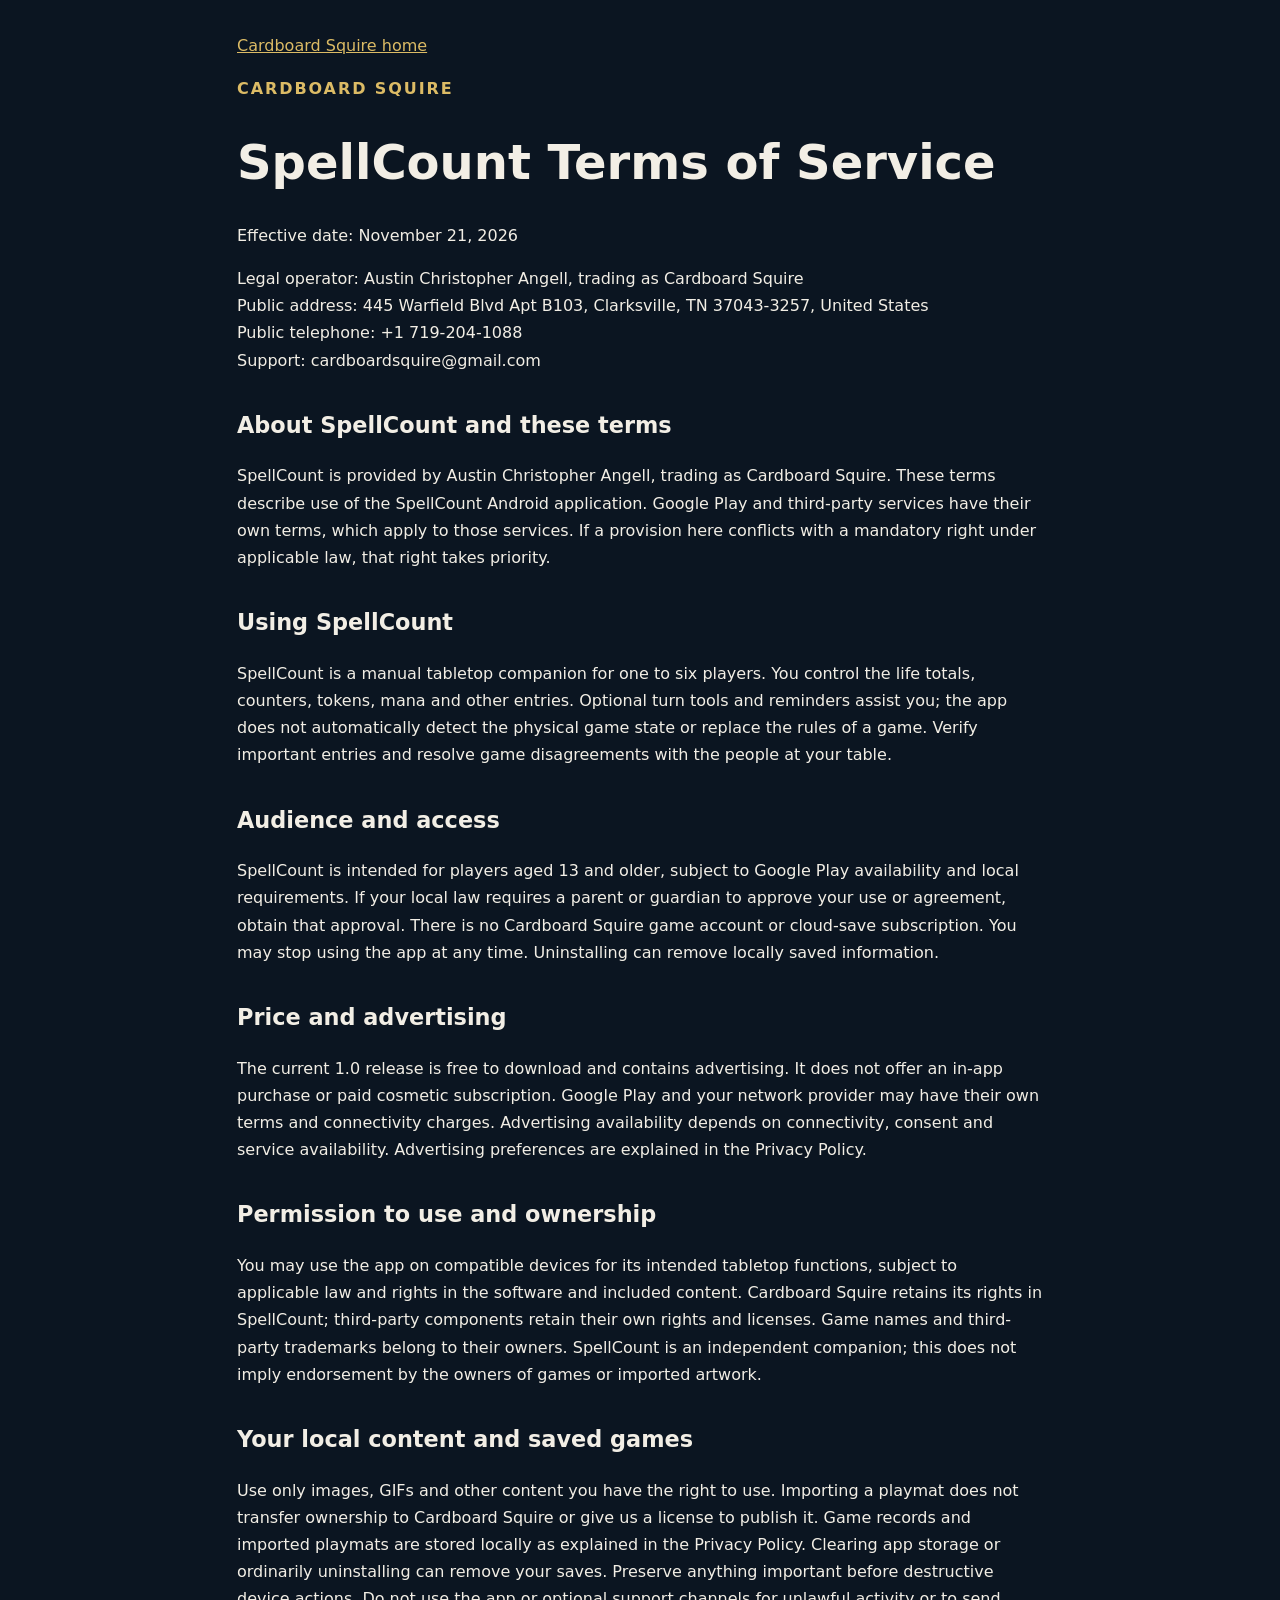
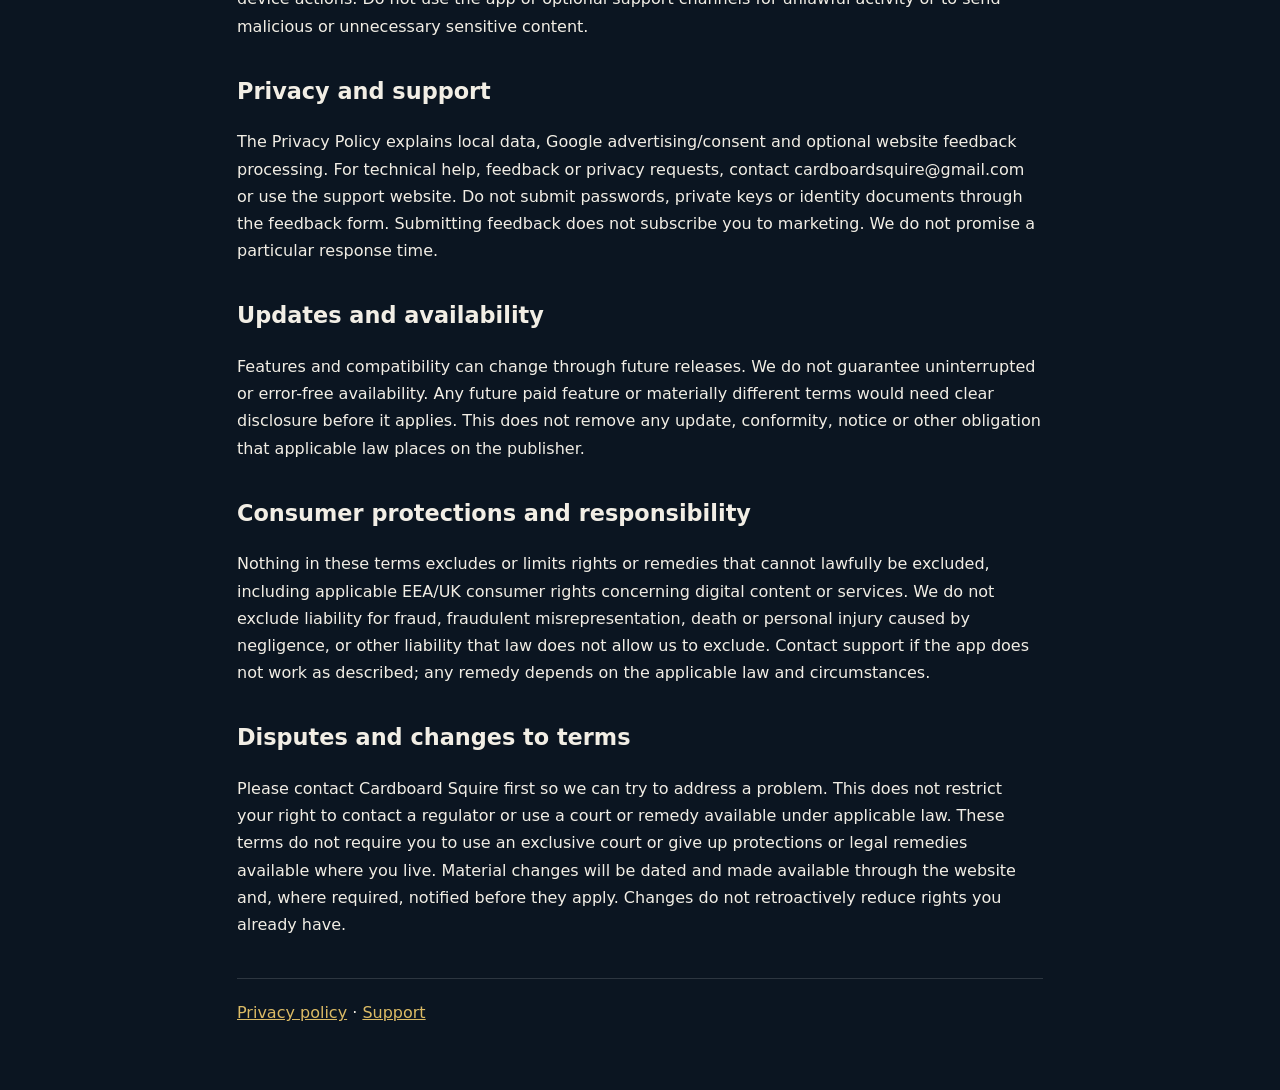
<file: terms.html>
<!doctype html><html lang="en"><head><meta charset="utf-8"><meta name="viewport" content="width=device-width,initial-scale=1"><title>SpellCount Terms of Service — Cardboard Squire</title><style>:root{color-scheme:dark}*{box-sizing:border-box}body{margin:0;background:#0b1521;color:#f2eee5;font:1rem/1.7 system-ui,sans-serif}main{max-width:850px;margin:auto;padding:32px 22px 64px}a{color:#dcbb65}h1{font-size:clamp(2rem,6vw,3rem);line-height:1.15}h2{font-size:1.4rem;margin-top:2rem}.brand{color:#dcbb65;letter-spacing:.12em;font-weight:700}.draft{padding:18px;border:1px solid #dcbb65;background:#132131}.contact{overflow-wrap:anywhere}footer{margin-top:40px;border-top:1px solid #ffffff24;padding-top:20px}a:focus-visible{outline:3px solid #dcbb65;outline-offset:4px}</style></head><body><main id="main"><a href="index.html">Cardboard Squire home</a><header><p class="brand">CARDBOARD SQUIRE</p><h1>SpellCount Terms of Service</h1><p>Effective date: November 21, 2026</p><p class="contact">Legal operator: Austin Christopher Angell, trading as Cardboard Squire<br>Public address: 445 Warfield Blvd Apt B103, Clarksville, TN 37043-3257, United States<br>Public telephone: +1 719-204-1088<br>Support: cardboardsquire@gmail.com</p></header><section><h2>About SpellCount and these terms</h2><p>SpellCount is provided by Austin Christopher Angell, trading as Cardboard Squire. These terms describe use of the SpellCount Android application. Google Play and third-party services have their own terms, which apply to those services. If a provision here conflicts with a mandatory right under applicable law, that right takes priority.</p></section><section><h2>Using SpellCount</h2><p>SpellCount is a manual tabletop companion for one to six players. You control the life totals, counters, tokens, mana and other entries. Optional turn tools and reminders assist you; the app does not automatically detect the physical game state or replace the rules of a game. Verify important entries and resolve game disagreements with the people at your table.</p></section><section><h2>Audience and access</h2><p>SpellCount is intended for players aged 13 and older, subject to Google Play availability and local requirements. If your local law requires a parent or guardian to approve your use or agreement, obtain that approval. There is no Cardboard Squire game account or cloud-save subscription. You may stop using the app at any time. Uninstalling can remove locally saved information.</p></section><section><h2>Price and advertising</h2><p>The current 1.0 release is free to download and contains advertising. It does not offer an in-app purchase or paid cosmetic subscription. Google Play and your network provider may have their own terms and connectivity charges. Advertising availability depends on connectivity, consent and service availability. Advertising preferences are explained in the Privacy Policy.</p></section><section><h2>Permission to use and ownership</h2><p>You may use the app on compatible devices for its intended tabletop functions, subject to applicable law and rights in the software and included content. Cardboard Squire retains its rights in SpellCount; third-party components retain their own rights and licenses. Game names and third-party trademarks belong to their owners. SpellCount is an independent companion; this does not imply endorsement by the owners of games or imported artwork.</p></section><section><h2>Your local content and saved games</h2><p>Use only images, GIFs and other content you have the right to use. Importing a playmat does not transfer ownership to Cardboard Squire or give us a license to publish it. Game records and imported playmats are stored locally as explained in the Privacy Policy. Clearing app storage or ordinarily uninstalling can remove your saves. Preserve anything important before destructive device actions. Do not use the app or optional support channels for unlawful activity or to send malicious or unnecessary sensitive content.</p></section><section><h2>Privacy and support</h2><p>The Privacy Policy explains local data, Google advertising/consent and optional website feedback processing. For technical help, feedback or privacy requests, contact cardboardsquire@gmail.com or use the support website. Do not submit passwords, private keys or identity documents through the feedback form. Submitting feedback does not subscribe you to marketing. We do not promise a particular response time.</p></section><section><h2>Updates and availability</h2><p>Features and compatibility can change through future releases. We do not guarantee uninterrupted or error-free availability. Any future paid feature or materially different terms would need clear disclosure before it applies. This does not remove any update, conformity, notice or other obligation that applicable law places on the publisher.</p></section><section><h2>Consumer protections and responsibility</h2><p>Nothing in these terms excludes or limits rights or remedies that cannot lawfully be excluded, including applicable EEA/UK consumer rights concerning digital content or services. We do not exclude liability for fraud, fraudulent misrepresentation, death or personal injury caused by negligence, or other liability that law does not allow us to exclude. Contact support if the app does not work as described; any remedy depends on the applicable law and circumstances.</p></section><section><h2>Disputes and changes to terms</h2><p>Please contact Cardboard Squire first so we can try to address a problem. This does not restrict your right to contact a regulator or use a court or remedy available under applicable law. These terms do not require you to use an exclusive court or give up protections or legal remedies available where you live. Material changes will be dated and made available through the website and, where required, notified before they apply. Changes do not retroactively reduce rights you already have.</p></section><footer><a href="https://sbsleonidas.github.io/privacy.html">Privacy policy</a> · <a href="https://sbsleonidas.github.io/support.html">Support</a></footer></main></body></html>
</file>
<file: style.css>
/* Local system fonts. Support form behavior is in feedback.js; no analytics. */
:root{color-scheme:dark;--bg:#0b1521;--panel:#132131;--gold:#dcbb65;--ink:#f2eee5;--muted:#b3becb;--line:#ffffff24}*{box-sizing:border-box}html{scroll-behavior:smooth;scroll-padding-top:2rem}body{margin:0;background:var(--bg);color:var(--ink);font:1rem/1.65 system-ui,-apple-system,"Segoe UI",sans-serif}a{color:inherit;text-underline-offset:.25em}a:focus-visible,summary:focus-visible{outline:3px solid var(--gold);outline-offset:5px}img{max-width:100%;height:auto}h1,h2,h3,p,figure{margin:0}h1,h2,h3{line-height:1.12;letter-spacing:-.035em}h1{font-size:clamp(3rem,6.1vw,5.75rem);font-weight:650}h2{font-size:clamp(2rem,3.4vw,3.2rem);font-weight:600}h3{font-size:1.25rem;letter-spacing:-.015em}.site-header,.site-footer,main{max-width:1180px;margin:auto}.site-header{padding:1.4rem 2rem;display:flex;align-items:center;justify-content:space-between;border-bottom:1px solid var(--line);gap:1.5rem}.brand{display:flex;gap:.75rem;align-items:center;text-decoration:none;font-weight:650;letter-spacing:.02em}.brand img{border-radius:8px}.site-header nav,.site-footer div{display:flex;gap:1.6rem}.site-header nav a{font-size:.9rem;text-decoration:none;color:var(--muted)}.site-header nav a:hover,.text-link:hover{color:var(--gold)}.hero{display:grid;grid-template-columns:1.25fr 1fr;align-items:center;gap:3rem;padding:5rem 2rem 4rem}.eyebrow{font-size:.75rem;letter-spacing:.16em;text-transform:uppercase;color:var(--gold);font-weight:650;margin-bottom:1.25rem}h1 span{color:var(--gold)}.lead{font-size:1.16rem;max-width:38rem;color:var(--muted);margin-top:1.6rem;line-height:1.7}.actions{display:flex;gap:1.8rem;align-items:center;flex-wrap:wrap;margin-top:2rem}.button{display:inline-flex;align-items:center;justify-content:center;gap:1rem;padding:.9rem 1.35rem;background:var(--gold);color:#10202f;border-radius:4px;font-weight:650;text-decoration:none;min-height:48px}.button:hover{background:#efd38e}.text-link{font-weight:600;color:var(--gold);text-decoration:none}.release-status{font-size:.8rem;color:var(--muted);margin-top:1.5rem}.release-status span{color:var(--gold);padding-right:.35rem}.hero-phone{text-align:center}.phone-shell{max-width:300px;margin:auto;border:7px solid #253241;border-radius:28px;overflow:hidden;background:#101218;box-shadow:0 24px 70px #0006}.phone-shell img{display:block}figcaption{font-size:.85rem;color:var(--muted);margin-top:1rem}.product{padding:4.5rem 2rem;display:grid;grid-template-columns:1fr 1.1fr;gap:5rem;border-top:1px solid var(--line)}.section-heading>p:last-child{color:var(--muted);max-width:36rem;margin-top:1.5rem}.feature-list article{display:flex;gap:1.3rem;padding:1.4rem 0;border-top:1px solid var(--line)}.feature-list article:first-child{padding-top:0;border:0}.feature-number{color:var(--gold);font-size:.8rem;letter-spacing:.1em;padding-top:.15rem}.feature-list article p{color:var(--muted);margin-top:.6rem}.table-gallery{padding:3rem 2rem 5rem}.gallery-grid{display:grid;grid-template-columns:1fr 1fr;gap:2rem;margin-top:2.5rem;max-width:720px}.gallery-grid figure{background:var(--panel);padding:1.1rem;border-radius:12px}.gallery-grid img{display:block;border-radius:6px}.privacy-band{display:grid;grid-template-columns:1fr auto;gap:3rem;align-items:center;padding:3rem 2rem;background:var(--panel);border-top:1px solid var(--line);border-bottom:1px solid var(--line)}.privacy-band p:last-child{color:var(--muted);margin-top:1.25rem;max-width:44rem}.secondary{background:transparent;color:var(--gold);border:1px solid var(--gold)}.secondary:hover{color:#10202f}.support-band{padding:4rem 2rem}.support-band p{color:var(--muted);margin:1rem 0 1.5rem}.site-footer{padding:2rem;display:flex;justify-content:space-between;gap:1rem;border-top:1px solid var(--line);font-size:.8rem;color:var(--muted)}.skip{position:absolute;top:-5rem;left:1rem;background:var(--gold);padding:.5rem;color:#10202f;z-index:2}.skip:focus{top:1rem}.support-page{padding:4rem 2rem;max-width:900px}.support-intro .button{margin-top:1.8rem}.faq{padding:4rem 0 2rem}.faq h2{margin-bottom:1.5rem}details{border-top:1px solid var(--line);padding:1.2rem 0}summary{font-weight:600;cursor:pointer;padding:.3rem 0;min-height:44px}details p{color:var(--muted);margin-top:.8rem;max-width:45rem}.contact-panel{padding:2rem;background:var(--panel);border-radius:8px}.contact-panel p{color:var(--muted);margin:1rem 0}.contact-panel a{overflow-wrap:anywhere}@media(max-width:760px){.site-header{padding:1rem 1.25rem;align-items:flex-start;flex-direction:column;gap:1rem}.site-header nav{gap:1.5rem}.hero{grid-template-columns:1fr;padding:3rem 1.25rem;gap:3rem}.hero-phone{max-width:280px;margin:auto}.product{grid-template-columns:1fr;gap:2.5rem;padding:3rem 1.25rem}.table-gallery{padding:2rem 1.25rem 3rem}.gallery-grid{gap:.8rem}.gallery-grid figure{padding:.6rem}.privacy-band{grid-template-columns:1fr;padding:2.5rem 1.25rem;gap:1.5rem}.privacy-band .button{justify-self:start}.support-band{padding:3rem 1.25rem}.site-footer{padding:1.5rem 1.25rem;flex-direction:column}.site-footer div{flex-wrap:wrap;gap:1.25rem}.support-page{padding:3rem 1.25rem}.contact-panel{padding:1.5rem}h1{font-size:clamp(2.8rem,11vw,4.5rem)}}@media(prefers-reduced-motion:reduce){html{scroll-behavior:auto}}
</file>
<file: feedback.css>
.feedback-panel{margin-top:2rem}.feedback-panel h2{font-size:clamp(1.8rem,4vw,2.5rem)}
.feedback-panel .eyebrow{color:var(--gold)}
.feedback-form{margin-top:1.5rem}.feedback-form fieldset{border:0;margin:0;padding:0;min-width:0}
.feedback-form label{display:block;font-weight:600;margin:1.1rem 0 .4rem}
.feedback-form input,.feedback-form select,.feedback-form textarea{font:inherit;width:100%;min-height:48px;border:1px solid #8e9aa8;background:#0b1521;color:var(--ink);border-radius:4px;padding:.75rem}
.feedback-form textarea{min-height:180px;resize:vertical;overflow-wrap:anywhere}
.feedback-form :is(input,select,textarea,button):focus-visible{outline:3px solid var(--gold);outline-offset:3px}
.feedback-form button{font:inherit;border:0;cursor:pointer;margin-top:1.2rem}
.feedback-form button:disabled{opacity:.6;cursor:not-allowed}
.feedback-form fieldset:disabled{opacity:.75}
.feedback-panel .form-note{font-size:.9rem}.feedback-panel .form-status{padding:1rem;border-left:3px solid var(--gold);background:#0b1521;overflow-wrap:anywhere}
.form-status[data-kind="error"]{border-color:#ffb6a7}.form-status[data-kind="success"]{border-color:#8fd8b3}
.feedback-honeypot{display:none!important}.feedback-panel [hidden]{display:none!important}

.visually-hidden{position:absolute;width:1px;height:1px;padding:0;margin:-1px;overflow:hidden;clip-path:inset(50%);white-space:nowrap;border:0}
</file>
